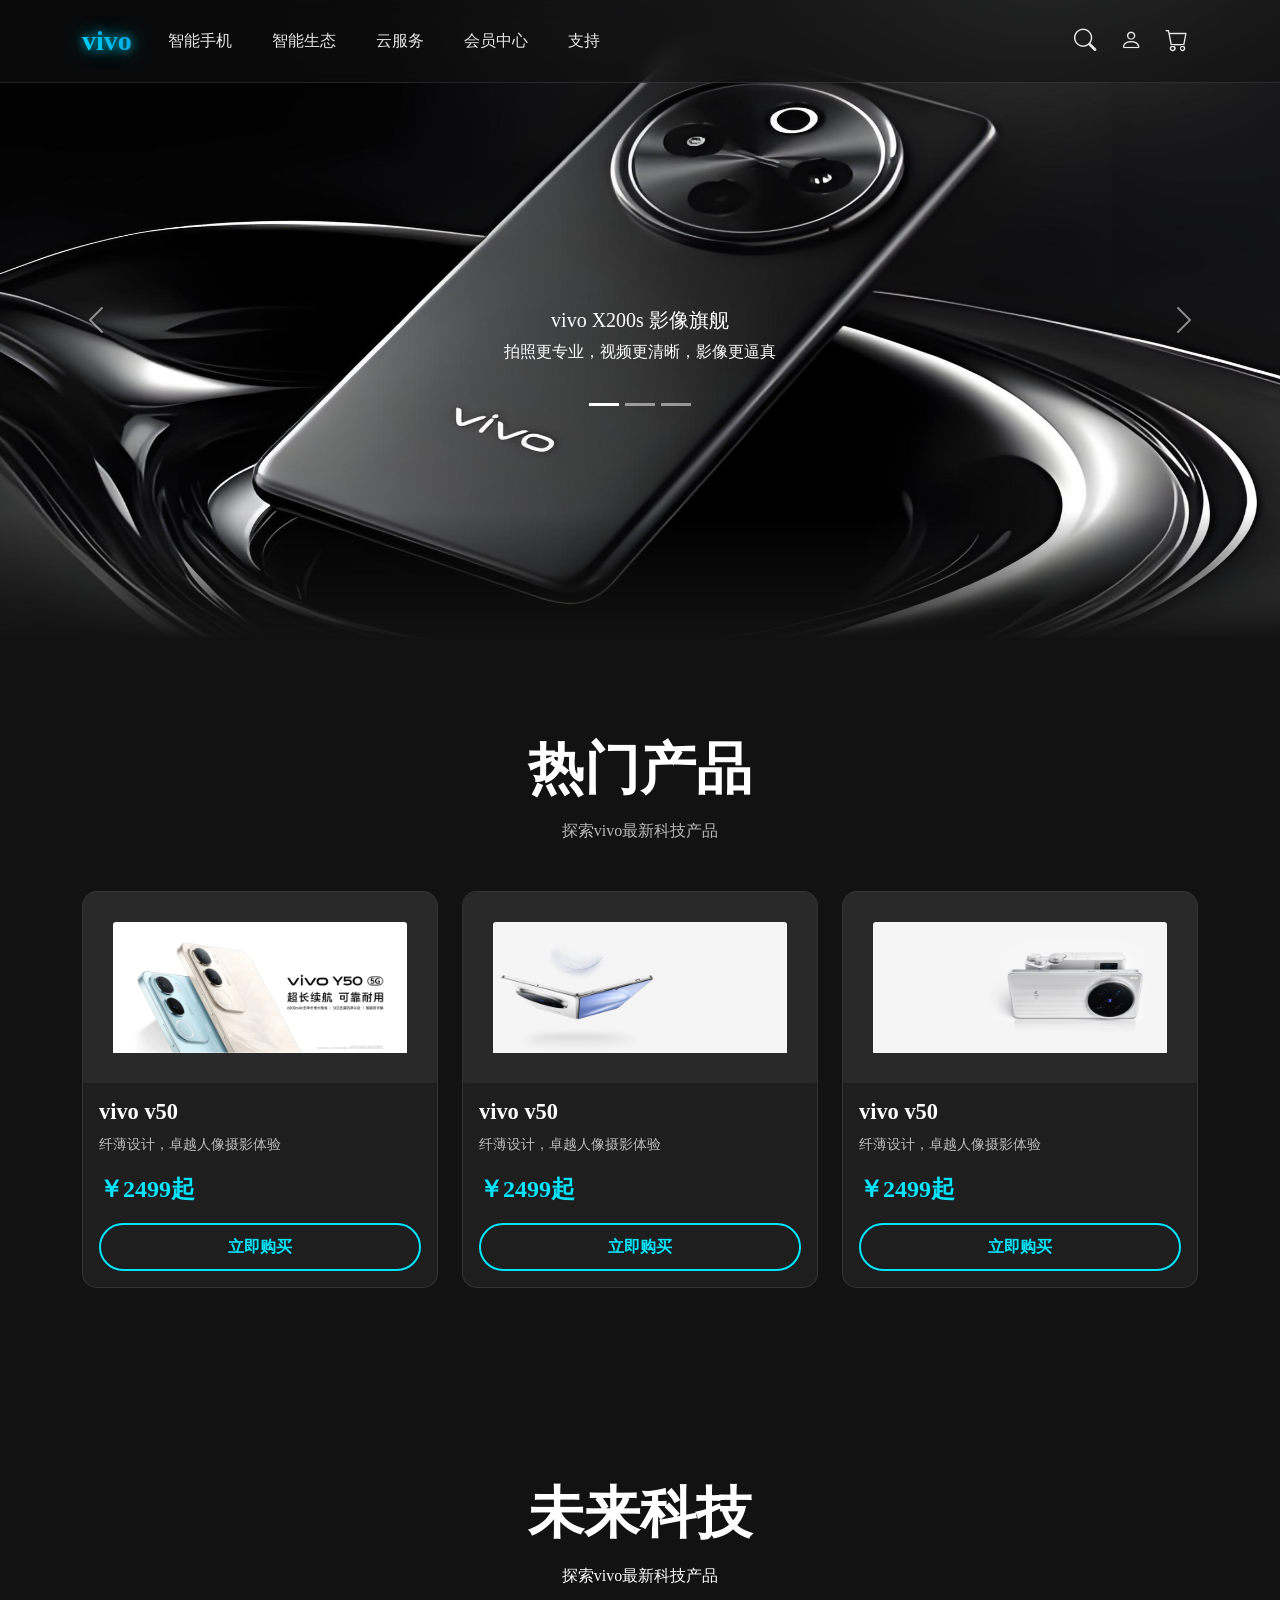
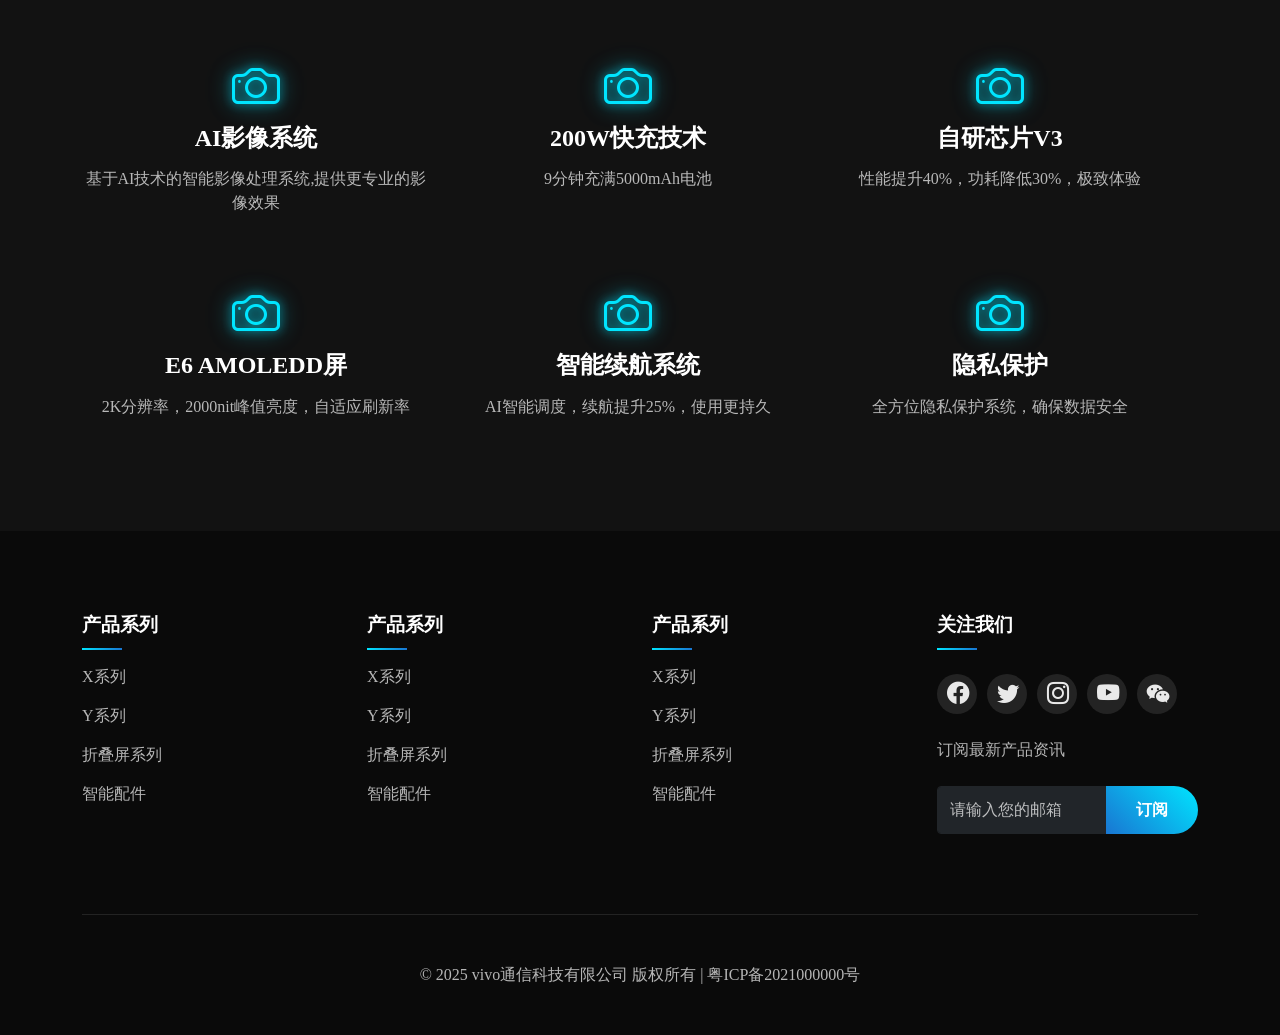
<file: vivo/index.html>
<!DOCTYPE html>
<html lang="zh-CN">

<head>
    <meta charset="UTF-8">
    <meta name="viewport" content="width=device-width, initial-scale=1.0">
    <title>VIVO</title>
    <link rel="icon" href="./favicon.ico">
     <link href="./bootstrap/bootstrap.min.css" rel="stylesheet">
    <link rel="stylesheet" href="https://cdn.jsdelivr.net/npm/bootstrap-icons@1.10.0/font/bootstrap-icons.css">
    <link rel="stylesheet" href="./css/index.css">
   
</head>




<body>
    <!-- 顶部导航栏 -->
    <nav class="navbar navbar-expand-lg bg-body-tertiary fixed-top" data-bs-theme="dark">
        <div class="container">
            <a class="navbar-brand" href="#">vivo</a>
            <button class="navbar-toggler" type="button" data-bs-toggle="collapse"
                data-bs-target="#navbarSupportedContent" aria-controls="navbarSupportedContent" aria-expanded="false"
                aria-label="Toggle navigation">
                <span class="navbar-toggler-icon"></span>
            </button>
            <div class="collapse navbar-collapse" id="navbarSupportedContent">
                <ul class="navbar-nav me-auto mb-2 mb-lg-0">
                    <li class="nav-item">
                        <a class="nav-link active" aria-current="page" href="#">智能手机</a>
                    </li>
                    <li class="nav-item">
                        <a class="nav-link" href="#">智能生态</a>
                    </li>
                    <li class="nav-item">
                        <a class="nav-link" href="#">云服务</a>
                    </li>
                    <li class="nav-item">
                        <a class="nav-link" href="#">会员中心</a>
                    </li>
                    <li class="nav-item">
                        <a class="nav-link" href="#">支持</a>
                    </li>
                </ul>


                <!-- 图标栏 -->
                <div class="icons">
                    <a href="#"><i class="bi bi-search"></i></a>
                    <a href="#"><i class="bi bi-person"></i></a>
                    <a href="#"><i class="bi bi-cart"></i></a>
                </div>
            </div>
        </div>
    </nav>










    <!-- 轮播图模块 -->
    <section class="banner">
        <div id="carouselExampleCaptions" class="carousel slide" data-bs-ride="carousel">
            <div class="carousel-indicators">
                <button type="button" data-bs-target="#carouselExampleCaptions" data-bs-slide-to="0" class="active"
                    aria-current="true" aria-label="Slide 1"></button>
                <button type="button" data-bs-target="#carouselExampleCaptions" data-bs-slide-to="1"
                    aria-label="Slide 2"></button>
                <button type="button" data-bs-target="#carouselExampleCaptions" data-bs-slide-to="2"
                    aria-label="Slide 3"></button>
            </div>
            <div class="carousel-inner">
                <div class="carousel-item active">
                    <img src="./img/banner1.jpg" class="d-block w-100" alt="...">
                    <div class="carousel-caption d-none d-md-block">
                        <h5>vivo X200s 影像旗舰</h5>
                        <p>拍照更专业，视频更清晰，影像更逼真</p>
                    </div>
                </div>
                <div class="carousel-item">
                    <img src="./img/banner2.jpg" class="d-block w-100" alt="...">
                    <div class="carousel-caption d-none d-md-block">
                        <h5>vivo X200s 影像旗舰</h5>
                        <p>拍照更专业，视频更清晰，影像更逼真</p>
                    </div>
                </div>
                <div class="carousel-item">
                    <img src="./img/banner3.jpg" class="d-block w-100" alt="...">
                    <div class="carousel-caption d-none d-md-block">
                        <h5>vivo X200s 影像旗舰</h5>
                        <p>拍照更专业，视频更清晰，影像更逼真</p>
                    </div>
                </div>
            </div>
            <button class="carousel-control-prev" type="button" data-bs-target="#carouselExampleCaptions"
                data-bs-slide="prev">
                <span class="carousel-control-prev-icon" aria-hidden="true"></span>
                <span class="visually-hidden">Previous</span>
            </button>
            <button class="carousel-control-next" type="button" data-bs-target="#carouselExampleCaptions"
                data-bs-slide="next">
                <span class="carousel-control-next-icon" aria-hidden="true"></span>
                <span class="visually-hidden">Next</span>
            </button>
        </div>
    </section>


    <!-- 产品模块 -->
    <section class="hot-product py-5">
        <div class="container py-5">
            <h2 class="text-center fw-bold display-4">热门产品</h2>
            <p class="text-center fs-6 mt-3 info">探索vivo最新科技产品</p>


            <!-- 行卡片组 -->
            <div class="row mt-5">
                <div class="col-md-4">
                    <div class="card">
                        <div class="card-img">
                            <img src="./img/pic1.webp" class="card-img-top" alt="...">
                        </div>
                        <div class="card-body">
                            <h5 class="card-title">vivo v50</h5>
                            <p class="card-text">纤薄设计，卓越人像摄影体验</p>
                            <p class="price">￥2499起</p>
                            <a href="#" class="btn btn-primary">立即购买</a>
                        </div>
                    </div>
                </div>
                <div class="col-md-4">
                    <div class="card">
                        <div class="card-img">
                            <img src="./img/pic2.jpg" class="card-img-top" alt="...">
                        </div>
                        <div class="card-body">
                            <h5 class="card-title">vivo v50</h5>
                            <p class="card-text">纤薄设计，卓越人像摄影体验</p>
                            <p class="price">￥2499起</p>
                            <a href="#" class="btn btn-primary">立即购买</a>
                        </div>
                    </div>
                </div>
                <div class="col-md-4">
                    <div class="card">
                        <div class="card-img">
                            <img src="./img/pic3.jpg" class="card-img-top" alt="...">
                        </div>
                        <div class="card-body">
                            <h5 class="card-title">vivo v50</h5>
                            <p class="card-text">纤薄设计，卓越人像摄影体验</p>
                            <p class="price">￥2499起</p>
                            <a href="#" class="btn btn-primary">立即购买</a>
                        </div>
                    </div>
                </div>
            </div>
    </section>

    <!-- 未来科技模块 -->
     <section class="future-tech py-5">
        <div class="container py-5 position-relative">
            <h2 class="text-center fw-bold display-4">未来科技</h2>
            <p class="text-center fs-6 mt-3 info">探索vivo最新科技产品</p>
        <div class="row">
            <div class="row">
                <div class="col-md-4 text-center mt-5">
                    <i class="bi bi-camera future-icon"></i>
                    <h3 class="future-title">AI影像系统</h3>
                    <p class="future-desc">基于AI技术的智能影像处理系统,提供更专业的影像效果</p>
                </div>
                  <div class="col-md-4 text-center mt-5">
                    <i class="bi bi-camera future-icon"></i>
                    <h3 class="future-title">200W快充技术</h3>
                    <p class="future-desc">9分钟充满5000mAh电池</p>
                </div>
                  <div class="col-md-4 text-center mt-5">
                    <i class="bi bi-camera future-icon"></i>
                    <h3 class="future-title">自研芯片V3</h3>
                    <p class="future-desc">性能提升40%，功耗降低30%，极致体验</p>
                </div>
                  <div class="col-md-4 text-center mt-5">
                    <i class="bi bi-camera future-icon"></i>
                    <h3 class="future-title">E6 AMOLEDD屏</h3>
                    <p class="future-desc">2K分辨率，2000nit峰值亮度，自适应刷新率</p>
                </div>
                  <div class="col-md-4 text-center mt-5">
                    <i class="bi bi-camera future-icon"></i>
                    <h3 class="future-title">智能续航系统</h3>
                    <p class="future-desc">AI智能调度，续航提升25%，使用更持久</p>
                </div>
                  <div class="col-md-4 text-center mt-5">
                    <i class="bi bi-camera future-icon"></i>
                    <h3 class="future-title">隐私保护</h3>
                    <p class="future-desc">全方位隐私保护系统，确保数据安全</p>
                </div>
            </div>
        </div>
     </section>

     <!-- 底部导航部分 -->
      <footer class="footer">
        <div class="container">
            <div class="row">
                <dl class="col-lg-3 col-md-6">
                    <dt>产品系列</dt>
                    <dd><a href="#">X系列</a></dd>
                    <dd><a href="#">Y系列</a></dd>
                    <dd><a href="#">折叠屏系列</a></dd>
                    <dd><a href="#">智能配件</a></dd>
                </dl>
                <dl class="col-lg-3 col-md-6">
                    <dt>产品系列</dt>
                    <dd><a href="#">X系列</a></dd>
                    <dd><a href="#">Y系列</a></dd>
                    <dd><a href="#">折叠屏系列</a></dd>
                    <dd><a href="#">智能配件</a></dd>
                </dl>
                 <dl class="col-lg-3 col-md-6">
                    <dt>产品系列</dt>
                    <dd><a href="#">X系列</a></dd>
                    <dd><a href="#">Y系列</a></dd>
                    <dd><a href="#">折叠屏系列</a></dd>
                    <dd><a href="#">智能配件</a></dd>
                </dl>
                <dl class="col-lg-3 col-md-6">
                    <dt>关注我们</dt>
                    <dd>
                        <div class="icons mt-4">
                            <a href="#">
                                <i class="bi bi-facebook"></i>
                            </a>
                            <a href="#">
                                <i class="bi bi-twitter"></i>
                            </a>
                            <a href="#">
                                <i class="bi bi-instagram"></i>
                            </a>
                            <a href="#">
                                <i class="bi bi-youtube"></i>
                            </a>
                            <a href="#">
                                <i class="bi bi-wechat"></i>
                            </a>
                        </div>
                        <p class="my-4 news">订阅最新产品资讯</p>
                        <div class="input-group mb-3">
                            <input type="email" class="form-control bg-dark border-dark text-light" placeholder="请输入您的邮箱"
                            aria-label="Recipient's username" aria-describedby="basic-addon2">
                            <button class="btn btn-outline-secondary" type="button" id="button-addon2">
                                订阅
                            </button>
                        </div>
                    </dd>
                </dl>
            </div>
        <div class="copyright text-center py-5 mt-5">
            © 2025 vivo通信科技有限公司 版权所有 | 粤ICP备2021000000号
    </div>
</div>
      </footer>


    <script src="./bootstrap/bootstrap.min.js"></script>
</body>

</html>
</file>
<file: vivo/css/index.css>
:root{
    --vivo-blue:#1976d2;
    --vivo-cyan:#00e5ff;
    --vivo-purple:#7b1fa2;
    --vivo-dark:#121212;
    --vivo-card-bg:#1e1e1e;
    --neon-glow: 0 0 10px rgba(0,229,255,0.7),
    0 0 20px rgba(0,229,255,0.5),
    0 0 30px rgba(0,229,255,0.3); 
}

body{
    font-family:'Montserrat', 'sans-serif';
    background:var(--vivo-dark);
    color:#fff;
    overflow-x:hidden;
}

.navbar{
    background-color:rgba(18,18,18,0.6) !important;
    backdrop-filter: blur(10px);
    border-bottom:1px solid rgba(255,255,255,0.1);
    padding:15px 0;
}

.icons a{
    font-size: 1.4rem;
    color:rgba(255,255,255,0.9);
    padding:0 10px;
}

.icons a:hover{
    color:var(--vivo-cyan);
    text-shadow:var(--neon-glow);
}

.nav-link{
    position: relative;
    color:rgba(255,255,255,0.9);
    margin:0 12px;
}

.nav-link:hover{
    text-shadow:var(--neon-glow);
}

.nav-link::after{
    content: '';
    position: absolute;
    left:0;
    bottom:-5px;
    width:0;
    height:2px;
    background:linear-gradient(90deg,var(--vivo-cyan),var(--vivo-blue));
    transition:all .3s;
}

.nav-link:hover::after{
    width:100%;
}

.navbar-brand,
.navbar-brand:hover{
    font-size:28px;
    font-weight:700;
    background:linear-gradient(45deg,var(--vivo-cyan),var(--vivo-blue));

    -webkit-background-clip: text;
    background-clip:text;
    color:transparent;
    text-shadow:var(--neon-glow);
}

.banner{
    width:100%;
    height:50vw;
    mask-image: linear-gradient(rgb(0,0,0)80%,rgba(0,0,0,0)100%);
    -webkit-mask-image: linear-gradient(rgb(0,0,0)80%,rgba(0,0,0,0)100%);
}

.banner .carousel-item img{
    width:100%;
    height:50vw;
} 

.carousel-caption{
    bottom:15rem;
}

.carousel-indicators{
    margin-bottom:14rem;
}

.hot-product .info {
    color:rgba(255,255,255,0.7);
} 

.card{
    overflow:hidden;
    background:var(--vivo-card-bg);
    border-radius:15px;
    border:1px solid rgba(255,255,255,0.1);
    transition:all 0.3s;
}

.card:hover{
    transform:translateY(-10px);
    box-shadow:rgba(0,229,255,0.3)
}

.card .card-img{
    padding:30px;
    background-color:#292929;
}

.card .card-img img{
    animation: move 5s ease-in-out infinite;
}
@keyframes move{
    0%{
        transform: translateY(0);
    }

    50%{
        transform: translateY(-15px);
    }

    100%{
        transform: translateY(0);
    }
}

.card-title{
    font-size:1.4rem;
    color:#fff;
    font-weight:600;
}

.card-text{
    font-size: 0.9rem;
    color:rgba(255,255,255,0.7)
}

.price{
    font-size:1.5rem;
    color:var(--vivo-cyan);
    font-weight:600;
}

.card-body .btn{
    width:100%;
    border:2px solid var(--vivo-cyan);
    border-radius:30px;
    background:none;
    padding:10px 0;
    color:var(--vivo-cyan);
    font-weight:600;
}

.card-body .btn:hover{
    box-shadow:var(--neon-glow);
}

.future-tech{
    position: relative;
    background: url(../img/bg1.avif) no-repeat;
    background-position: center;
    background-size:cover;
    background-attachment: fixed;
}

.future-tech::before{
    position:absolute;
    left:0;
    top:0;
    content:'';
    width:100%;
    height:100%;
    background:rgba(18,18,18,0.9)
}

.future-icon{
    font-size: 3rem;
    color:var(--vivo-cyan);
    text-shadow:var(--neon-glow);
    margin-bottom:15px;
}

.future-title{
    font-size:1.5rem;
    font-weight:600;
    margin-bottom:15px;
    color:#fff;
}

.future-desc{
    color:rgba(255,255,255,0.7);
}

.footer{
    background-color:#0a0a0a;
    padding-top:80px;
}

.footer dt{
    position: relative;
    font-size: 1.2rem;
    font-weight:600;
    padding-bottom:10px;
    margin-bottom:15px;
}

.footer dt::after{
    content: '';
    position:absolute;
    left:0;
    bottom:0;
    width:40px;
    height:2px;
    background:linear-gradient(90deg,var(--vivo-cyan),var(--vivo-blue));
}

.footer dd>a{
    display: block;
    color:rgba(255,255,255,0.7);
    font-size:1rem;
    text-decoration: none;
    transition:all 0.3s;
    margin-bottom:15px;
}

.footer dd>a:hover{
    color: var(--vivo-cyan);
    transform: translateX(5px);
}

.footer .icons{
    display: flex;
}

.footer .icons a{
    width:40px;
    height:40px;
    background-color:rgba(255,255,255,0.1);
    border-radius:50%;
    margin-right:10px;
    text-align:center;
    line-height:40px;
    text-decoration:none;
    transition:all 0.3s;
}

.footer .icons a:hover{
    box-shadow:var(--neon-glow);
    color:#fff;
    background:linear-gradient(45deg,var(--vivo-blue),var(--vivo-cyan));
    transform:translateY(-3px);
}

.footer .news{
    color:rgba(255,255,255,0.7);
}

.form-control::placeholder{
    color:rgba(255,255,255,0.7);
}

.btn-outline-secondary{
    background:linear-gradient(45deg,var(--vivo-blue),var(--vivo-cyan));
    border:0;
    color:#fff;
    font-weight:600;
    border-radius:30px;
    padding:12px 30px;
    transition: all 0.3s;
}

.btn-outline-secondary:hover{
    box-shadow:var(--neon-glow);
    transform: translateY(-3px);
}

.copyright{
    border-top:1px solid rgba(255,255,255,0.1);
    color:rgba(255,255,255,0.7);
}

@media (max-width:768px){
    .navbar{
        padding:5px 0;
    }

    .carousel-caption,
    .carousel-indicators{
        display:none;
    }
}

@media (max-width:992px){
    .carousel-caption{
        bottom:8rem;
    }

.carousel-indicators{
    margin-bottom:8rem;
}

.banner{
    margin-top:80px;
}
}
::-webkit-scrollbar{
    width:10px;
}

::-webkit-scrollbar-track{
    background:var(--vivo-dark);
}

::-webkit-scrollbar-thumb{
    background:linear-gradient(var(--vivo-blue),var(--vivo-cyan));
    border-radius:10px;
}

::-webkit-scrollbar-thumb:hover{
    background:linear-gradient(var(--vivo-cyan),var(--vivo-blue));
}
</file>
